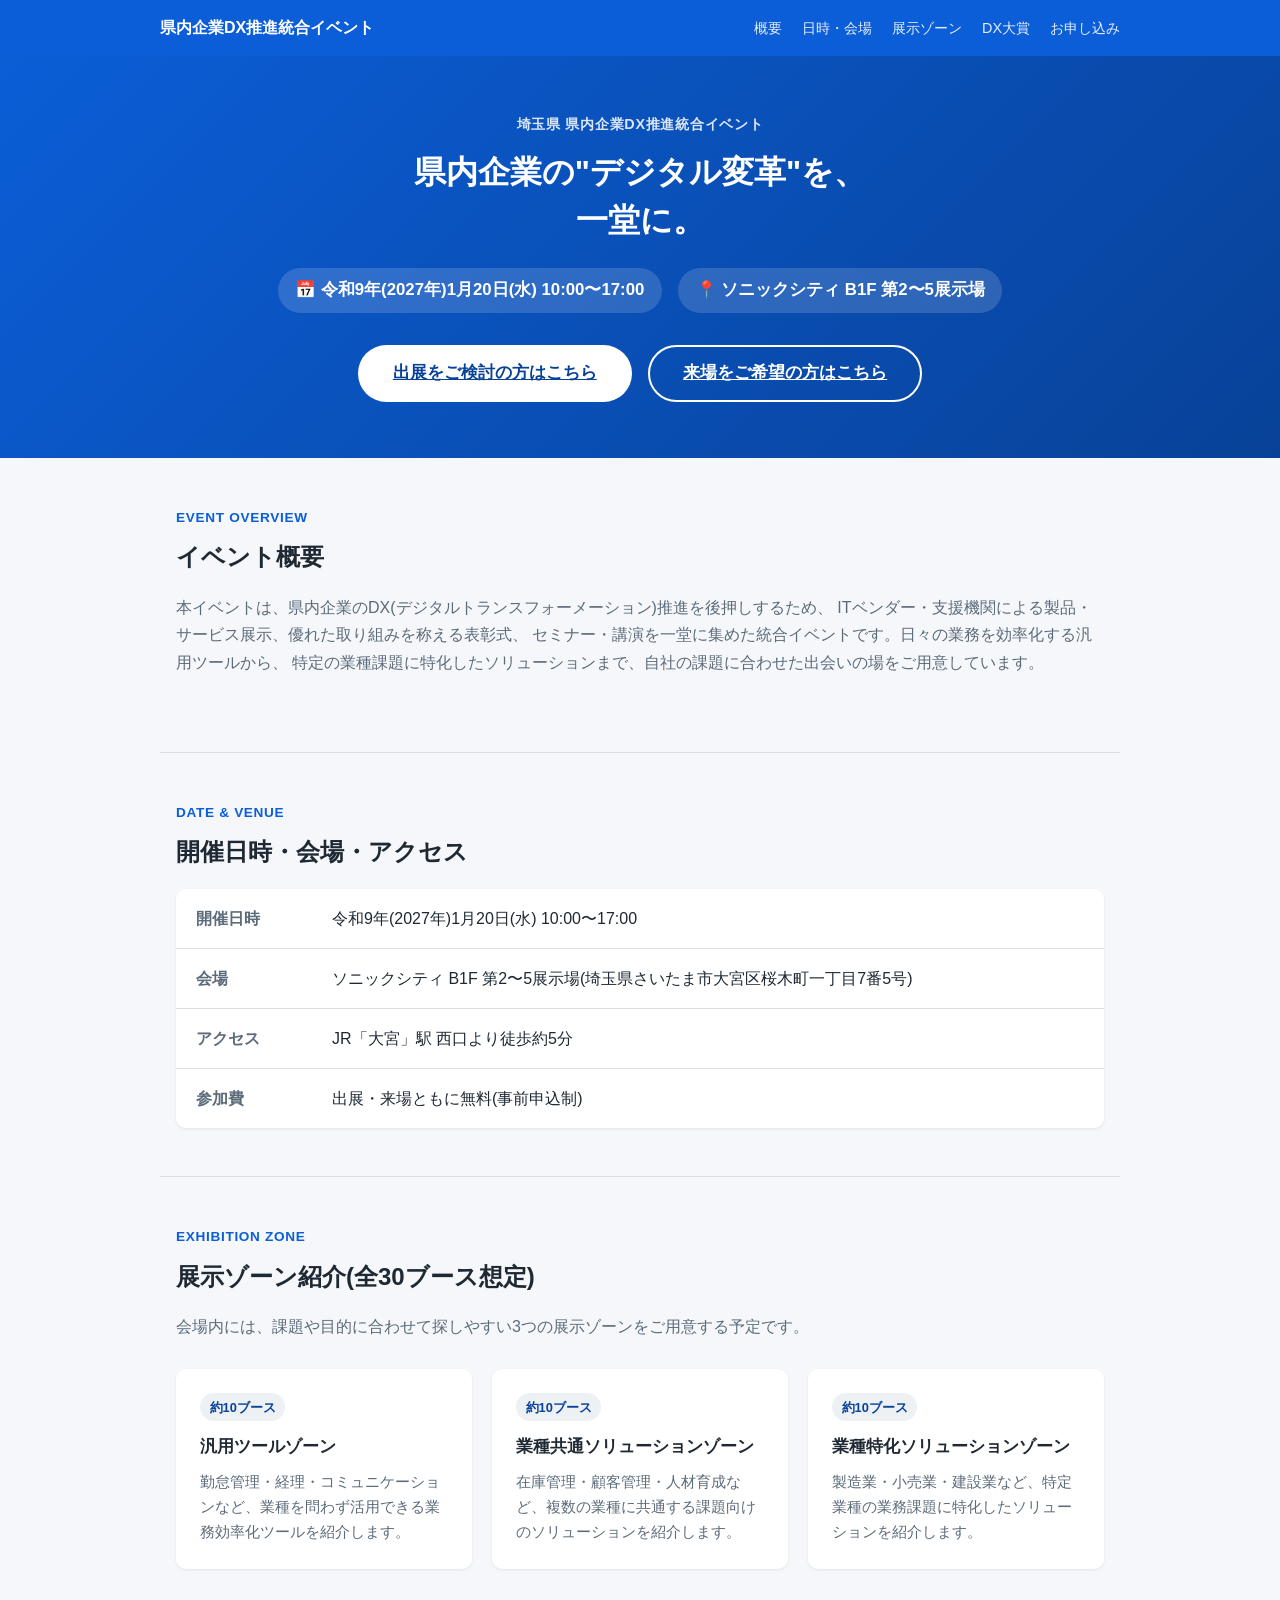
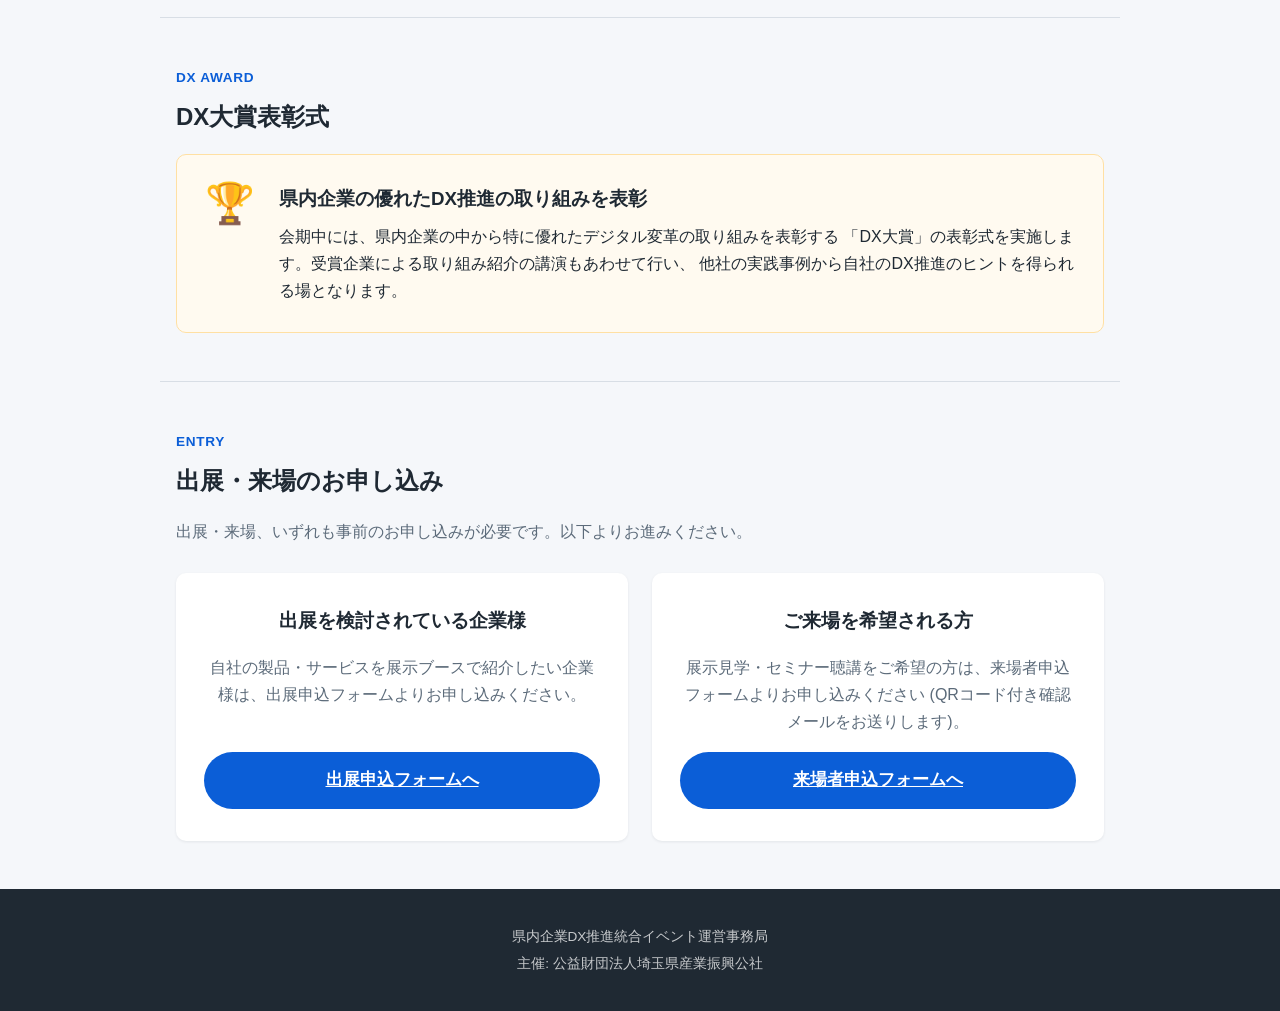
<file: index.html>
<!DOCTYPE html>
<html lang="ja">
<head>
  <meta charset="UTF-8" />
  <meta name="viewport" content="width=device-width, initial-scale=1.0" />
  <title>県内企業DX推進統合イベント | 令和9年1月20日・ソニックシティ</title>
  <meta
    name="description"
    content="県内企業DX推進統合イベント。令和9年(2027年)1月20日(水) 10:00〜17:00、ソニックシティ B1F 第2〜5展示場にて開催。展示ゾーン(全30ブース想定)・DX大賞表彰式を実施。出展・来場のお申し込みはこちらから。"
  />
  <link rel="stylesheet" href="assets/css/style.css" />
</head>
<body>
  <header class="site-header">
    <nav class="site-nav">
      <a class="brand" href="#top">県内企業DX推進統合イベント</a>
      <ul class="nav-links">
        <li><a href="#overview">概要</a></li>
        <li><a href="#schedule">日時・会場</a></li>
        <li><a href="#zones">展示ゾーン</a></li>
        <li><a href="#award">DX大賞</a></li>
        <li><a href="#entry">お申し込み</a></li>
      </ul>
    </nav>
  </header>

  <section class="hero" id="top">
    <p class="hero-eyebrow">埼玉県 県内企業DX推進統合イベント</p>
    <h1 class="hero-title">
      県内企業の"デジタル変革"を、<br />
      一堂に。
    </h1>
    <div class="hero-meta">
      <span class="hero-meta-item">📅 令和9年(2027年)1月20日(水) 10:00〜17:00</span>
      <span class="hero-meta-item">📍 ソニックシティ B1F 第2〜5展示場</span>
    </div>
    <div class="hero-cta">
      <a class="btn btn-light" href="exhibitor/index.html">出展をご検討の方はこちら</a>
      <a class="btn btn-outline-light" href="visitor/index.html">来場をご希望の方はこちら</a>
    </div>
  </section>

  <main>
    <section class="home-section" id="overview">
      <p class="section-eyebrow">EVENT OVERVIEW</p>
      <h2 class="section-title">イベント概要</h2>
      <p class="section-lead">
        本イベントは、県内企業のDX(デジタルトランスフォーメーション)推進を後押しするため、
        ITベンダー・支援機関による製品・サービス展示、優れた取り組みを称える表彰式、
        セミナー・講演を一堂に集めた統合イベントです。日々の業務を効率化する汎用ツールから、
        特定の業種課題に特化したソリューションまで、自社の課題に合わせた出会いの場をご用意しています。
      </p>
    </section>

    <section class="home-section" id="schedule">
      <p class="section-eyebrow">DATE &amp; VENUE</p>
      <h2 class="section-title">開催日時・会場・アクセス</h2>
      <table class="info-table">
        <tbody>
          <tr>
            <th>開催日時</th>
            <td>令和9年(2027年)1月20日(水) 10:00〜17:00</td>
          </tr>
          <tr>
            <th>会場</th>
            <td>ソニックシティ B1F 第2〜5展示場(埼玉県さいたま市大宮区桜木町一丁目7番5号)</td>
          </tr>
          <tr>
            <th>アクセス</th>
            <td>JR「大宮」駅 西口より徒歩約5分</td>
          </tr>
          <tr>
            <th>参加費</th>
            <td>出展・来場ともに無料(事前申込制)</td>
          </tr>
        </tbody>
      </table>
    </section>

    <section class="home-section" id="zones">
      <p class="section-eyebrow">EXHIBITION ZONE</p>
      <h2 class="section-title">展示ゾーン紹介(全30ブース想定)</h2>
      <p class="section-lead">
        会場内には、課題や目的に合わせて探しやすい3つの展示ゾーンをご用意する予定です。
      </p>
      <div class="zone-grid">
        <div class="zone-card">
          <span class="zone-card-count">約10ブース</span>
          <h3>汎用ツールゾーン</h3>
          <p>勤怠管理・経理・コミュニケーションなど、業種を問わず活用できる業務効率化ツールを紹介します。</p>
        </div>
        <div class="zone-card">
          <span class="zone-card-count">約10ブース</span>
          <h3>業種共通ソリューションゾーン</h3>
          <p>在庫管理・顧客管理・人材育成など、複数の業種に共通する課題向けのソリューションを紹介します。</p>
        </div>
        <div class="zone-card">
          <span class="zone-card-count">約10ブース</span>
          <h3>業種特化ソリューションゾーン</h3>
          <p>製造業・小売業・建設業など、特定業種の業務課題に特化したソリューションを紹介します。</p>
        </div>
      </div>
    </section>

    <section class="home-section" id="award">
      <p class="section-eyebrow">DX AWARD</p>
      <h2 class="section-title">DX大賞表彰式</h2>
      <div class="award-card">
        <div class="award-card-icon" aria-hidden="true">🏆</div>
        <div>
          <h3>県内企業の優れたDX推進の取り組みを表彰</h3>
          <p>
            会期中には、県内企業の中から特に優れたデジタル変革の取り組みを表彰する
            「DX大賞」の表彰式を実施します。受賞企業による取り組み紹介の講演もあわせて行い、
            他社の実践事例から自社のDX推進のヒントを得られる場となります。
          </p>
        </div>
      </div>
    </section>

    <section class="home-section" id="entry">
      <p class="section-eyebrow">ENTRY</p>
      <h2 class="section-title">出展・来場のお申し込み</h2>
      <p class="section-lead">出展・来場、いずれも事前のお申し込みが必要です。以下よりお進みください。</p>
      <div class="cta-grid">
        <div class="cta-card">
          <h3>出展を検討されている企業様</h3>
          <p>自社の製品・サービスを展示ブースで紹介したい企業様は、出展申込フォームよりお申し込みください。</p>
          <a class="btn btn-block" href="exhibitor/index.html">出展申込フォームへ</a>
        </div>
        <div class="cta-card">
          <h3>ご来場を希望される方</h3>
          <p>
            展示見学・セミナー聴講をご希望の方は、来場者申込フォームよりお申し込みください
            (QRコード付き確認メールをお送りします)。
          </p>
          <a class="btn btn-block" href="visitor/index.html">来場者申込フォームへ</a>
        </div>
      </div>
    </section>
  </main>

  <footer class="site-footer">
    <p>県内企業DX推進統合イベント運営事務局</p>
    <p>主催: 公益財団法人埼玉県産業振興公社</p>
  </footer>
</body>
</html>
</file>
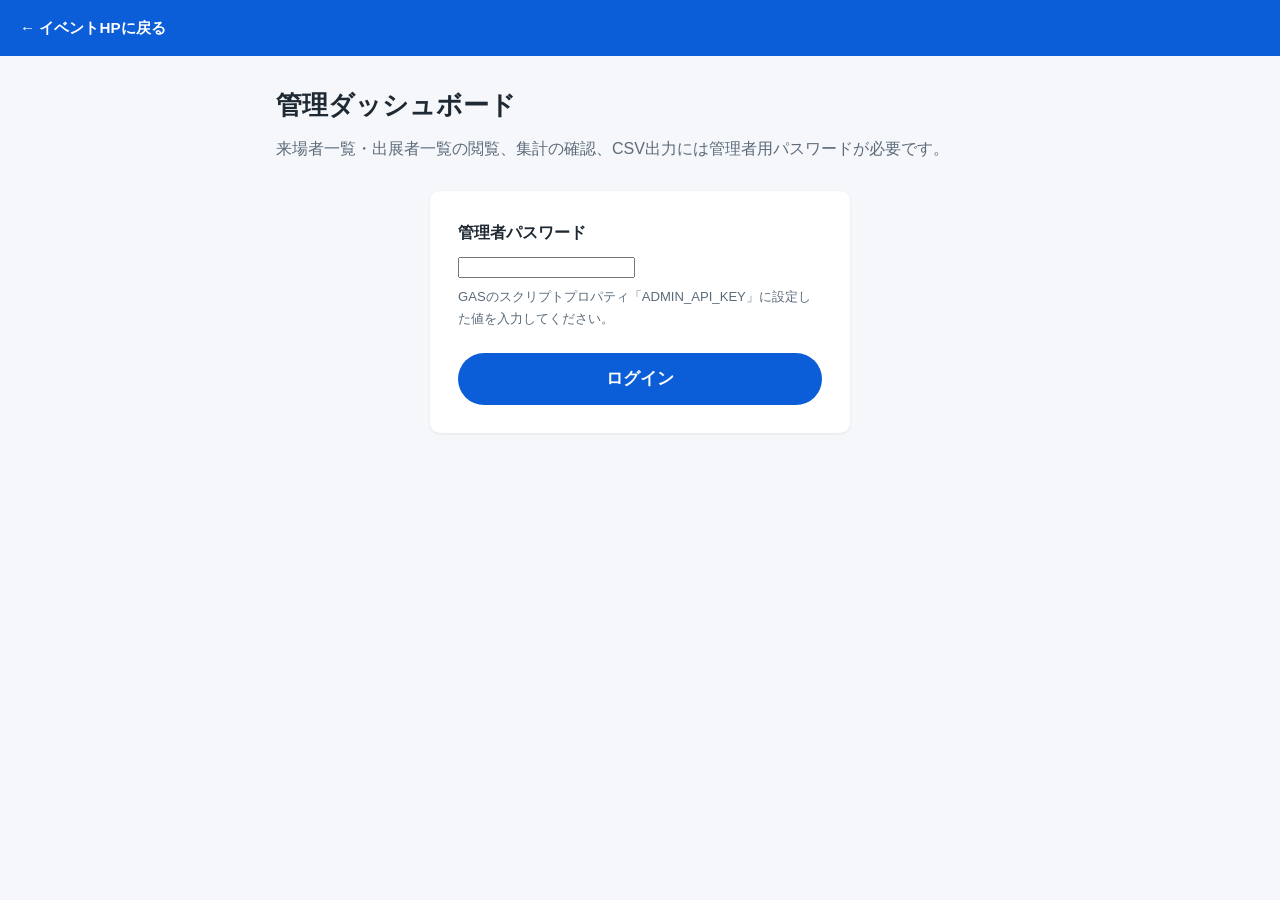
<file: admin/index.html>
<!DOCTYPE html>
<html lang="ja">
<head>
  <meta charset="UTF-8" />
  <meta name="viewport" content="width=device-width, initial-scale=1.0" />
  <title>管理ダッシュボード | 県内企業DX推進統合イベント</title>
  <link rel="stylesheet" href="../assets/css/style.css" />
</head>
<body>
  <header class="site-header">
    <a class="back-link" href="../index.html">← イベントHPに戻る</a>
  </header>

  <!-- ログイン画面 -->
  <main class="page-container" id="loginView">
    <h1 class="page-title">管理ダッシュボード</h1>
    <p class="page-lead">
      来場者一覧・出展者一覧の閲覧、集計の確認、CSV出力には管理者用パスワードが必要です。
    </p>

    <div class="login-card-wrapper">
      <div id="loginMessage" class="form-message" role="alert" hidden></div>

      <form id="loginForm" class="form-card" novalidate>
        <div class="form-group">
          <label class="form-label" for="apiKeyInput">管理者パスワード</label>
          <input type="password" id="apiKeyInput" name="apiKey" autocomplete="off" required />
          <p class="form-hint">GASのスクリプトプロパティ「ADMIN_API_KEY」に設定した値を入力してください。</p>
        </div>
        <button type="submit" class="btn btn-block" id="loginSubmitBtn">ログイン</button>
      </form>
    </div>
  </main>

  <!-- ダッシュボード本体(ログイン後に表示) -->
  <main class="admin-container" id="dashboardView" hidden>
    <div class="admin-topbar">
      <h1 class="page-title">管理ダッシュボード</h1>
      <div class="admin-topbar-actions">
        <button type="button" class="btn btn-outline btn-sm" id="refreshBtn">再読み込み</button>
        <button type="button" class="btn btn-outline btn-sm" id="logoutBtn">ログアウト</button>
      </div>
    </div>

    <div id="dashboardMessage" class="form-message" role="alert" hidden></div>

    <section class="admin-section">
      <div class="admin-section-header">
        <h2 class="section-title-sm">集計</h2>
      </div>
      <div class="stat-grid" id="statGrid"></div>
      <p class="stat-generated-at" id="statGeneratedAt"></p>
    </section>

    <section class="admin-section">
      <div class="admin-section-header">
        <h2 class="section-title-sm">気になった相手を記録する 集計</h2>
      </div>
      <div class="stat-grid" id="interactionStatGrid"></div>
      <p class="stat-generated-at" id="interactionStatGeneratedAt"></p>

      <h3 class="checkin-section-title">人気ブースランキング</h3>
      <p class="form-hint">出展者ごとに、記録したユニーク来場者数が多い順に表示しています。</p>
      <div class="data-table-wrapper">
        <table class="data-table" id="exhibitorRankingTable">
          <thead>
            <tr><th>順位</th><th>会社名</th><th>記録数</th></tr>
          </thead>
          <tbody id="exhibitorRankingTableBody"></tbody>
        </table>
      </div>
    </section>

    <section class="admin-section">
      <div class="admin-section-header">
        <h2 class="section-title-sm">来場者一覧</h2>
        <button type="button" class="btn btn-sm" id="exportVisitorsBtn">来場者CSVを出力</button>
      </div>

      <div class="toolbar">
        <input
          type="text"
          id="visitorSearch"
          class="toolbar-search"
          placeholder="氏名・会社名・メールアドレス・QRトークン等で検索"
        />
        <select id="visitorStatusFilter" class="toolbar-select">
          <option value="all">チェックイン状態: すべて</option>
          <option value="未">未チェックイン</option>
          <option value="済">チェックイン済み</option>
        </select>
        <span class="toolbar-count" id="visitorCount"></span>
        <p class="toolbar-hint">
          見出しをクリックするとその項目でソートできます。CSV出力は検索・絞り込みに関わらず全件が対象です。
        </p>
      </div>

      <div class="data-table-wrapper">
        <table class="data-table" id="visitorsTable">
          <thead>
            <tr></tr>
          </thead>
          <tbody id="visitorsTableBody"></tbody>
        </table>
      </div>
    </section>

    <section class="admin-section">
      <div class="admin-section-header">
        <h2 class="section-title-sm">出展者一覧</h2>
        <button type="button" class="btn btn-sm" id="exportExhibitorsBtn">出展者CSVを出力</button>
      </div>

      <div class="toolbar">
        <input
          type="text"
          id="exhibitorSearch"
          class="toolbar-search"
          placeholder="会社名・担当者名・メールアドレス等で検索"
        />
        <select id="exhibitorStatusFilter" class="toolbar-select">
          <option value="all">ステータス: すべて</option>
          <option value="申請中">申請中</option>
          <option value="選定済">選定済</option>
          <option value="不選定">不選定</option>
        </select>
        <span class="toolbar-count" id="exhibitorCount"></span>
      </div>

      <div class="data-table-wrapper">
        <table class="data-table" id="exhibitorsTable">
          <thead>
            <tr></tr>
          </thead>
          <tbody id="exhibitorsTableBody"></tbody>
        </table>
      </div>
    </section>
  </main>

  <script src="../assets/js/common.js"></script>
  <script src="../assets/js/api-client.js"></script>
  <script>
    (function () {
      const SESSION_KEY = 'dxAdminApiKey';

      const loginView = document.getElementById('loginView');
      const dashboardView = document.getElementById('dashboardView');
      const loginForm = document.getElementById('loginForm');
      const apiKeyInput = document.getElementById('apiKeyInput');
      const loginSubmitBtn = document.getElementById('loginSubmitBtn');
      const loginMessage = document.getElementById('loginMessage');
      const dashboardMessage = document.getElementById('dashboardMessage');

      const refreshBtn = document.getElementById('refreshBtn');
      const logoutBtn = document.getElementById('logoutBtn');

      const statGrid = document.getElementById('statGrid');
      const statGeneratedAt = document.getElementById('statGeneratedAt');

      const interactionStatGrid = document.getElementById('interactionStatGrid');
      const interactionStatGeneratedAt = document.getElementById('interactionStatGeneratedAt');
      const exhibitorRankingTableBody = document.getElementById('exhibitorRankingTableBody');

      const visitorSearchInput = document.getElementById('visitorSearch');
      const visitorStatusFilterSelect = document.getElementById('visitorStatusFilter');
      const visitorCountEl = document.getElementById('visitorCount');
      const visitorsTable = document.getElementById('visitorsTable');
      const visitorsTableBody = document.getElementById('visitorsTableBody');
      const exportVisitorsBtn = document.getElementById('exportVisitorsBtn');

      const exhibitorSearchInput = document.getElementById('exhibitorSearch');
      const exhibitorStatusFilterSelect = document.getElementById('exhibitorStatusFilter');
      const exhibitorCountEl = document.getElementById('exhibitorCount');
      const exhibitorsTable = document.getElementById('exhibitorsTable');
      const exhibitorsTableBody = document.getElementById('exhibitorsTableBody');
      const exportExhibitorsBtn = document.getElementById('exportExhibitorsBtn');

      const state = {
        apiKey: null,
        visitors: [],
        exhibitors: [],
        visitorSearch: '',
        visitorStatusFilter: 'all',
        visitorSort: { key: '申込日時', dir: 'desc' },
        exhibitorSearch: '',
        exhibitorStatusFilter: 'all',
        exhibitorSort: { key: '申込日時', dir: 'desc' }
      };

      // ----------------------------------------------------------------
      // 列定義(表示用)。CSV出力はgas/Code.gsのシート見出しと完全一致させる。
      // ----------------------------------------------------------------

      function renderCheckinStatusBadge(row) {
        const span = document.createElement('span');
        const isDone = row['チェックイン状態'] === '済';
        span.className = 'status-badge ' + (isDone ? 'status-badge--approved' : 'status-badge--pending');
        span.textContent = row['チェックイン状態'] || '未';
        return span;
      }

      function renderExhibitorStatusBadge(row) {
        const span = document.createElement('span');
        const status = row['ステータス'] || '';
        const cls =
          status === '選定済' ? 'status-badge--approved' : status === '不選定' ? 'status-badge--rejected' : 'status-badge--pending';
        span.className = 'status-badge ' + cls;
        span.textContent = status || '未設定';
        return span;
      }

      const VISITOR_COLUMNS = [
        { key: '申込日時', label: '申込日時' },
        { key: '氏名', label: '氏名' },
        { key: '会社名', label: '会社名' },
        { key: '部署役職', label: '部署役職' },
        { key: 'メールアドレス', label: 'メールアドレス' },
        { key: '電話番号', label: '電話番号' },
        { key: '業種', label: '業種' },
        { key: '関心カテゴリ', label: '関心カテゴリ' },
        { key: '同伴者数', label: '同伴者数' },
        { key: 'チェックイン状態', label: 'チェックイン状態', render: renderCheckinStatusBadge },
        { key: 'チェックイン日時', label: 'チェックイン日時' },
        { key: '受付場所', label: '受付場所' }
      ];

      const EXHIBITOR_COLUMNS = [
        { key: '申込日時', label: '申込日時' },
        { key: '会社名', label: '会社名' },
        { key: '担当者名', label: '担当者名' },
        { key: 'メールアドレス', label: 'メールアドレス' },
        { key: '電話番号', label: '電話番号' },
        { key: '希望カテゴリ', label: '希望カテゴリ' },
        { key: '展示内容概要', label: '展示内容概要' },
        { key: '電源要否', label: '電源要否' },
        { key: '搬入出希望時間', label: '搬入出希望時間' },
        { key: 'ステータス', label: 'ステータス', render: renderExhibitorStatusBadge },
        { key: '備考', label: '備考' }
      ];

      // CSV出力はgas/Code.gsの見出し(EXHIBITOR_HEADERS/VISITOR_HEADERS)と完全一致させ、
      // 既存の差分抽出運用とそのまま組み合わせられるようにする(末尾に出力日時列のみ追加)。
      const VISITOR_CSV_HEADERS = [
        'ID', 'QRトークン', '申込日時', '氏名', '会社名', '部署役職', 'メールアドレス',
        '電話番号', '業種', '関心カテゴリ', '同伴者数', 'チェックイン状態',
        'チェックイン日時', '受付場所'
      ];
      const EXHIBITOR_CSV_HEADERS = [
        'ID', '申込日時', '会社名', '担当者名', 'メールアドレス', '電話番号',
        '希望カテゴリ', '展示内容概要', '電源要否', '搬入出希望時間', 'ステータス', '備考'
      ];

      // ----------------------------------------------------------------
      // ログイン処理
      // ----------------------------------------------------------------

      function showDashboard() {
        loginView.hidden = true;
        dashboardView.hidden = false;
      }

      function showLogin(message) {
        dashboardView.hidden = true;
        loginView.hidden = false;
        sessionStorage.removeItem(SESSION_KEY);
        state.apiKey = null;
        if (message) {
          CommonUtils.showMessage(loginMessage, 'error', message);
        }
      }

      async function tryLogin(apiKey, options) {
        const silent = options && options.silent;
        if (!silent) {
          CommonUtils.clearMessage(loginMessage);
          CommonUtils.setLoading(loginSubmitBtn, true, 'ログイン中...', 'ログイン');
        }

        try {
          const result = await callGasApiGet('getStats', { apiKey: apiKey });
          if (result && result.success) {
            state.apiKey = apiKey;
            sessionStorage.setItem(SESSION_KEY, apiKey);
            showDashboard();
            await loadAllData();
            return true;
          }

          if (!silent) {
            CommonUtils.showMessage(
              loginMessage,
              'error',
              (result && result.message) || 'パスワードが正しくありません。'
            );
          }
          return false;
        } catch (err) {
          if (!silent) {
            CommonUtils.showMessage(loginMessage, 'error', '通信エラーが発生しました。ネットワーク環境をご確認ください。');
          }
          return false;
        } finally {
          if (!silent) {
            CommonUtils.setLoading(loginSubmitBtn, false, 'ログイン中...', 'ログイン');
          }
        }
      }

      loginForm.addEventListener('submit', function (event) {
        event.preventDefault();
        const apiKey = apiKeyInput.value.trim();
        if (!apiKey) {
          CommonUtils.showMessage(loginMessage, 'error', '管理者パスワードを入力してください。');
          return;
        }
        tryLogin(apiKey);
      });

      logoutBtn.addEventListener('click', function () {
        apiKeyInput.value = '';
        showLogin();
      });

      // ----------------------------------------------------------------
      // データ取得
      // ----------------------------------------------------------------

      async function loadAllData() {
        CommonUtils.clearMessage(dashboardMessage);
        CommonUtils.setLoading(refreshBtn, true, '読み込み中...', '再読み込み');

        try {
          const [statsResult, visitorsResult, exhibitorsResult] = await Promise.all([
            callGasApiGet('getStats', { apiKey: state.apiKey }),
            callGasApiGet('getVisitors', { apiKey: state.apiKey }),
            callGasApiGet('getExhibitors', { apiKey: state.apiKey })
          ]);

          const results = [statsResult, visitorsResult, exhibitorsResult];
          const unauthorized = results.some(function (r) { return r && r.error === 'unauthorized'; });
          if (unauthorized) {
            showLogin('認証の有効期限が切れました。もう一度パスワードを入力してください。');
            return;
          }

          const failed = results.find(function (r) { return !r || !r.success; });
          if (failed) {
            CommonUtils.showMessage(dashboardMessage, 'error', failed.message || 'データの取得に失敗しました。');
            return;
          }

          renderStats(statsResult);
          state.visitors = visitorsResult.visitors || [];
          state.exhibitors = exhibitorsResult.exhibitors || [];
          renderVisitorsTable();
          renderExhibitorsTable();

          // getInteractionStats は本番のGASデプロイ状況によっては未対応(unknown_action)の
          // 場合があるため、他の集計・一覧表示を巻き込まないよう独立して読み込む。
          loadInteractionStats();
        } catch (err) {
          CommonUtils.showMessage(
            dashboardMessage,
            'error',
            '通信エラーが発生しました。ネットワーク環境をご確認のうえ、再読み込みをお試しください。'
          );
        } finally {
          CommonUtils.setLoading(refreshBtn, false, '読み込み中...', '再読み込み');
        }
      }

      refreshBtn.addEventListener('click', function () {
        loadAllData();
      });

      // ----------------------------------------------------------------
      // 集計表示
      // ----------------------------------------------------------------

      function renderStats(statsResult) {
        const stats = statsResult || {};
        const visitors = stats.visitors || { total: 0, checkedIn: 0, checkinRate: 0 };
        const exhibitors = stats.exhibitors || { total: 0, byStatus: {} };

        statGrid.innerHTML = '';

        const cards = [
          { value: visitors.total, label: '来場者 申込者数' },
          { value: visitors.checkedIn, label: 'チェックイン済み人数' },
          { value: visitors.checkinRate + '%', label: 'チェックイン率' },
          { value: exhibitors.total, label: '出展 申込者数' }
        ];

        cards.forEach(function (item) {
          const card = document.createElement('div');
          card.className = 'stat-card';

          const value = document.createElement('div');
          value.className = 'stat-card-value';
          value.textContent = item.value;

          const label = document.createElement('div');
          label.className = 'stat-card-label';
          label.textContent = item.label;

          card.appendChild(value);
          card.appendChild(label);
          statGrid.appendChild(card);
        });

        const byStatus = exhibitors.byStatus || {};
        const statusText = Object.keys(byStatus)
          .map(function (key) { return key + ': ' + byStatus[key]; })
          .join(' / ');

        const statusCard = document.createElement('div');
        statusCard.className = 'stat-card';

        const statusValue = document.createElement('div');
        statusValue.className = 'stat-card-value';
        statusValue.style.fontSize = '1rem';
        statusValue.textContent = statusText || '-';

        const statusLabel = document.createElement('div');
        statusLabel.className = 'stat-card-label';
        statusLabel.textContent = '出展 ステータス内訳';

        statusCard.appendChild(statusValue);
        statusCard.appendChild(statusLabel);
        statGrid.appendChild(statusCard);

        statGeneratedAt.textContent = '集計日時: ' + (stats.generatedAt || '-');
      }

      // ----------------------------------------------------------------
      // 「気になった相手を記録する」機能の集計表示
      // ----------------------------------------------------------------

      /**
       * getInteractionStats を取得して描画する。他の集計・一覧表示(getStats/getVisitors/
       * getExhibitors)とは独立して呼び出しており、失敗してもダッシュボード全体は
       * 引き続き利用できる(GASの本番デプロイにこのactionがまだ反映されていない場合でも、
       * 来場者・出展者一覧等の運営に不可欠な機能まで巻き添えで止めないための設計)。
       */
      async function loadInteractionStats() {
        try {
          const result = await callGasApiGet('getInteractionStats', { apiKey: state.apiKey });
          if (result && result.success) {
            renderInteractionStats(result);
          } else {
            renderInteractionStatsUnavailable(
              result && result.error === 'unknown_action'
                ? '集計を取得できませんでした(GAS側が未対応のバージョンの可能性があります)。'
                : (result && result.message) || '集計の取得に失敗しました。'
            );
          }
        } catch (err) {
          renderInteractionStatsUnavailable('通信エラーが発生しました。');
        }
      }

      function renderInteractionStatsUnavailable(message) {
        interactionStatGrid.innerHTML = '';
        interactionStatGeneratedAt.textContent = '';

        exhibitorRankingTableBody.innerHTML = '';
        const tr = document.createElement('tr');
        tr.className = 'empty-row';
        const td = document.createElement('td');
        td.colSpan = 3;
        td.textContent = message;
        tr.appendChild(td);
        exhibitorRankingTableBody.appendChild(tr);
      }

      function renderInteractionStats(statsResult) {
        const stats = statsResult || {};
        const visitorInterestStats = stats.visitorInterestStats || { average: 0, max: 0 };

        interactionStatGrid.innerHTML = '';

        const cards = [
          { value: stats.totalInteractions || 0, label: '総記録数' },
          { value: stats.recordingVisitorCount || 0, label: '記録した来場者数' },
          { value: stats.recordingExhibitorCount || 0, label: '記録した出展者数' },
          { value: visitorInterestStats.average || 0, label: '来場者1人あたりの平均記録数' }
        ];

        cards.forEach(function (item) {
          const card = document.createElement('div');
          card.className = 'stat-card';

          const value = document.createElement('div');
          value.className = 'stat-card-value';
          value.textContent = item.value;

          const label = document.createElement('div');
          label.className = 'stat-card-label';
          label.textContent = item.label;

          card.appendChild(value);
          card.appendChild(label);
          interactionStatGrid.appendChild(card);
        });

        interactionStatGeneratedAt.textContent = '集計日時: ' + (stats.generatedAt || '-');

        renderExhibitorRankingTable(stats.exhibitorRanking || []);
      }

      function renderExhibitorRankingTable(ranking) {
        exhibitorRankingTableBody.innerHTML = '';

        if (ranking.length === 0) {
          const tr = document.createElement('tr');
          tr.className = 'empty-row';
          const td = document.createElement('td');
          td.colSpan = 3;
          td.textContent = '該当するデータがありません。';
          tr.appendChild(td);
          exhibitorRankingTableBody.appendChild(tr);
          return;
        }

        ranking.forEach(function (item, index) {
          const tr = document.createElement('tr');

          const rankTd = document.createElement('td');
          rankTd.textContent = String(index + 1);

          const nameTd = document.createElement('td');
          nameTd.textContent = item.name || '';

          const countTd = document.createElement('td');
          countTd.textContent = String(item.uniqueVisitorCount || 0);

          tr.appendChild(rankTd);
          tr.appendChild(nameTd);
          tr.appendChild(countTd);
          exhibitorRankingTableBody.appendChild(tr);
        });
      }

      // ----------------------------------------------------------------
      // 検索・フィルタ・ソート共通処理
      // ----------------------------------------------------------------

      function matchesSearch(row, searchTerm) {
        if (searchTerm === '') return true;
        return Object.keys(row).some(function (key) {
          return String(row[key] === undefined || row[key] === null ? '' : row[key])
            .toLowerCase()
            .includes(searchTerm);
        });
      }

      function compareValues(a, b) {
        const aNum = a === '' || a === null || a === undefined ? NaN : Number(a);
        const bNum = b === '' || b === null || b === undefined ? NaN : Number(b);
        if (!Number.isNaN(aNum) && !Number.isNaN(bNum)) {
          return aNum - bNum;
        }
        return String(a || '').localeCompare(String(b || ''), 'ja');
      }

      function sortRows(rows, sortState) {
        const sorted = rows.slice().sort(function (rowA, rowB) {
          const cmp = compareValues(rowA[sortState.key], rowB[sortState.key]);
          return sortState.dir === 'asc' ? cmp : -cmp;
        });
        return sorted;
      }

      function renderTable(tableEl, tbodyEl, columns, rows) {
        const theadRow = tableEl.querySelector('thead tr');
        theadRow.innerHTML = '';

        columns.forEach(function (col) {
          const th = document.createElement('th');
          th.appendChild(col.headerEl);
          theadRow.appendChild(th);
        });

        tbodyEl.innerHTML = '';

        if (rows.length === 0) {
          const tr = document.createElement('tr');
          tr.className = 'empty-row';
          const td = document.createElement('td');
          td.colSpan = columns.length;
          td.textContent = '該当するデータがありません。';
          tr.appendChild(td);
          tbodyEl.appendChild(tr);
          return;
        }

        rows.forEach(function (row) {
          const tr = document.createElement('tr');
          columns.forEach(function (col) {
            const td = document.createElement('td');
            if (col.render) {
              td.appendChild(col.render(row));
            } else {
              const value = row[col.key];
              td.textContent = value === undefined || value === null ? '' : String(value);
            }
            tr.appendChild(td);
          });
          tbodyEl.appendChild(tr);
        });
      }

      function buildSortableHeader(col, sortState, onSortChange) {
        const btn = document.createElement('button');
        btn.type = 'button';
        btn.className = 'sort-btn';
        const arrow = sortState.key === col.key ? (sortState.dir === 'asc' ? ' ▲' : ' ▼') : '';
        btn.textContent = col.label + arrow;
        btn.addEventListener('click', function () {
          onSortChange(col.key);
        });
        return btn;
      }

      // ----------------------------------------------------------------
      // 来場者一覧
      // ----------------------------------------------------------------

      function getFilteredVisitors() {
        const searchTerm = state.visitorSearch.trim().toLowerCase();
        const statusFilter = state.visitorStatusFilter;

        const rows = state.visitors.filter(function (row) {
          if (statusFilter !== 'all' && row['チェックイン状態'] !== statusFilter) return false;
          return matchesSearch(row, searchTerm);
        });

        return sortRows(rows, state.visitorSort);
      }

      function handleVisitorSortChange(key) {
        if (state.visitorSort.key === key) {
          state.visitorSort.dir = state.visitorSort.dir === 'asc' ? 'desc' : 'asc';
        } else {
          state.visitorSort = { key: key, dir: 'asc' };
        }
        renderVisitorsTable();
      }

      function renderVisitorsTable() {
        const columns = VISITOR_COLUMNS.map(function (col) {
          return Object.assign({}, col, {
            headerEl: buildSortableHeader(col, state.visitorSort, handleVisitorSortChange)
          });
        });
        const rows = getFilteredVisitors();
        renderTable(visitorsTable, visitorsTableBody, columns, rows);
        visitorCountEl.textContent = rows.length + ' 件 / 全 ' + state.visitors.length + ' 件';
      }

      visitorSearchInput.addEventListener('input', function () {
        state.visitorSearch = visitorSearchInput.value;
        renderVisitorsTable();
      });

      visitorStatusFilterSelect.addEventListener('change', function () {
        state.visitorStatusFilter = visitorStatusFilterSelect.value;
        renderVisitorsTable();
      });

      // ----------------------------------------------------------------
      // 出展者一覧
      // ----------------------------------------------------------------

      function getFilteredExhibitors() {
        const searchTerm = state.exhibitorSearch.trim().toLowerCase();
        const statusFilter = state.exhibitorStatusFilter;

        const rows = state.exhibitors.filter(function (row) {
          if (statusFilter !== 'all' && row['ステータス'] !== statusFilter) return false;
          return matchesSearch(row, searchTerm);
        });

        return sortRows(rows, state.exhibitorSort);
      }

      function handleExhibitorSortChange(key) {
        if (state.exhibitorSort.key === key) {
          state.exhibitorSort.dir = state.exhibitorSort.dir === 'asc' ? 'desc' : 'asc';
        } else {
          state.exhibitorSort = { key: key, dir: 'asc' };
        }
        renderExhibitorsTable();
      }

      function renderExhibitorsTable() {
        const columns = EXHIBITOR_COLUMNS.map(function (col) {
          return Object.assign({}, col, {
            headerEl: buildSortableHeader(col, state.exhibitorSort, handleExhibitorSortChange)
          });
        });
        const rows = getFilteredExhibitors();
        renderTable(exhibitorsTable, exhibitorsTableBody, columns, rows);
        exhibitorCountEl.textContent = rows.length + ' 件 / 全 ' + state.exhibitors.length + ' 件';
      }

      exhibitorSearchInput.addEventListener('input', function () {
        state.exhibitorSearch = exhibitorSearchInput.value;
        renderExhibitorsTable();
      });

      exhibitorStatusFilterSelect.addEventListener('change', function () {
        state.exhibitorStatusFilter = exhibitorStatusFilterSelect.value;
        renderExhibitorsTable();
      });

      // ----------------------------------------------------------------
      // CSV出力(既存の差分抽出運用と組み合わせられるよう、シートと同じ列構成
      // に「CSV出力日時」列を追加した形式で出力する。ファイル名にも出力日時を含める)
      // ----------------------------------------------------------------

      function toCsvValue(value) {
        const str = value === undefined || value === null ? '' : String(value);
        if (/[",\n\r]/.test(str)) {
          return '"' + str.replace(/"/g, '""') + '"';
        }
        return str;
      }

      function buildCsv(headers, rows, timestamp) {
        const allHeaders = headers.concat(['CSV出力日時']);
        const lines = [allHeaders.map(toCsvValue).join(',')];
        rows.forEach(function (row) {
          const line = headers.map(function (h) { return toCsvValue(row[h]); });
          line.push(toCsvValue(timestamp));
          lines.push(line.join(','));
        });
        return lines.join('\r\n');
      }

      function downloadCsv(filename, csvContent) {
        const bom = '﻿'; // Excelでの文字化けを防ぐためUTF-8 BOMを付与
        const blob = new Blob([bom + csvContent], { type: 'text/csv;charset=utf-8;' });
        const url = URL.createObjectURL(blob);
        const link = document.createElement('a');
        link.href = url;
        link.download = filename;
        document.body.appendChild(link);
        link.click();
        document.body.removeChild(link);
        URL.revokeObjectURL(url);
      }

      /** サーバー側(gas/Code.gs の nowString_)と同じ書式・タイムゾーン(JST固定)で出力日時を作る。 */
      function formatJstTimestamp(date) {
        const jstMs = date.getTime() + date.getTimezoneOffset() * 60000 + 9 * 60 * 60000;
        const jst = new Date(jstMs);
        const pad = function (n) { return String(n).padStart(2, '0'); };
        return (
          jst.getFullYear() + '-' + pad(jst.getMonth() + 1) + '-' + pad(jst.getDate()) +
          ' ' + pad(jst.getHours()) + ':' + pad(jst.getMinutes()) + ':' + pad(jst.getSeconds())
        );
      }

      function formatTimestampForFilename(timestamp) {
        return timestamp.replace(/[-:]/g, '').replace(' ', '_');
      }

      exportVisitorsBtn.addEventListener('click', function () {
        const timestamp = formatJstTimestamp(new Date());
        const csv = buildCsv(VISITOR_CSV_HEADERS, state.visitors, timestamp);
        downloadCsv('visitors_' + formatTimestampForFilename(timestamp) + '.csv', csv);
      });

      exportExhibitorsBtn.addEventListener('click', function () {
        const timestamp = formatJstTimestamp(new Date());
        const csv = buildCsv(EXHIBITOR_CSV_HEADERS, state.exhibitors, timestamp);
        downloadCsv('exhibitors_' + formatTimestampForFilename(timestamp) + '.csv', csv);
      });

      // ----------------------------------------------------------------
      // 初期化: セッションに保存されたパスワードがあれば自動ログインを試みる
      // ----------------------------------------------------------------

      (function init() {
        const savedApiKey = sessionStorage.getItem(SESSION_KEY);
        if (savedApiKey) {
          tryLogin(savedApiKey, { silent: true }).then(function (success) {
            if (!success) {
              showLogin();
            }
          });
        }
      })();
    })();
  </script>
</body>
</html>
</file>
<file: assets/css/style.css>
/*
 * 県内企業DX推進統合イベント運営システム - 共通スタイルシート
 * 全ページ共通のデザイン(ヘッダー・フォーム・ボタン・メッセージ表示等)をまとめる。
 * スマホ〜PCまで崩れないよう、レスポンシブ(可変幅・メディアクエリ)で組んでいる。
 */

:root {
  --color-primary: #0b5ed7;
  --color-primary-dark: #084298;
  --color-bg: #f5f7fa;
  --color-surface: #ffffff;
  --color-text: #1f2933;
  --color-text-muted: #5c6b7a;
  --color-border: #d8dee5;
  --color-success-bg: #e6f6ec;
  --color-success-text: #1e7e34;
  --color-success-border: #b7e4c7;
  --color-error-bg: #fdecea;
  --color-error-text: #c0392b;
  --color-error-border: #f5c6cb;
  --color-consent-bg: #fffaf0;
  --color-consent-border: #ffe0a3;
  --radius: 10px;
  --max-width: 760px;
  --font-base: "Hiragino Kaku Gothic ProN", "Hiragino Sans", "Yu Gothic",
    "Segoe UI", Meiryo, sans-serif;
}

* {
  box-sizing: border-box;
}

html {
  -webkit-text-size-adjust: 100%;
  scroll-behavior: smooth;
}

body {
  margin: 0;
  font-family: var(--font-base);
  background: var(--color-bg);
  color: var(--color-text);
  line-height: 1.7;
  font-size: 16px;
}

img {
  max-width: 100%;
  display: block;
}

/* ------------------------------------------------------------------ */
/* ヘッダー・共通レイアウト                                             */
/* ------------------------------------------------------------------ */

.site-header {
  background: var(--color-primary);
  color: #fff;
  padding: 0.9rem 1.25rem;
}

.site-header .back-link {
  color: #fff;
  text-decoration: none;
  font-weight: 700;
  font-size: 0.95rem;
  display: inline-flex;
  align-items: center;
  gap: 0.35rem;
}

.site-header .back-link:hover {
  text-decoration: underline;
}

.page-container {
  max-width: var(--max-width);
  margin: 0 auto;
  padding: 1.75rem 1rem 4rem;
}

.page-title {
  font-size: 1.6rem;
  margin: 0 0 0.5rem;
}

.page-lead {
  color: var(--color-text-muted);
  margin: 0 0 1.75rem;
}

/* ------------------------------------------------------------------ */
/* フォームカード                                                      */
/* ------------------------------------------------------------------ */

.form-card {
  background: var(--color-surface);
  border-radius: var(--radius);
  padding: 1.75rem;
  box-shadow: 0 1px 3px rgba(16, 24, 40, 0.08);
}

.form-section-title {
  font-size: 1.05rem;
  font-weight: 700;
  margin: 0 0 1rem;
  padding-bottom: 0.5rem;
  border-bottom: 2px solid var(--color-border);
}

.form-group {
  margin-bottom: 1.4rem;
}

.form-label {
  display: block;
  font-weight: 700;
  margin-bottom: 0.45rem;
}

.required-badge,
.optional-badge {
  display: inline-block;
  font-size: 0.7rem;
  font-weight: 700;
  padding: 0.12rem 0.45rem;
  border-radius: 4px;
  margin-left: 0.45rem;
  vertical-align: middle;
}

.required-badge {
  color: #fff;
  background: #e0432b;
}

.optional-badge {
  color: var(--color-text-muted);
  background: #eef1f4;
}

input[type="text"],
input[type="email"],
input[type="tel"],
input[type="number"],
select,
textarea {
  width: 100%;
  padding: 0.7rem 0.8rem;
  border: 1px solid var(--color-border);
  border-radius: 6px;
  font-size: 1rem;
  font-family: inherit;
  background: #fff;
  color: inherit;
}

input:focus,
select:focus,
textarea:focus {
  outline: none;
  border-color: var(--color-primary);
  box-shadow: 0 0 0 3px rgba(11, 94, 215, 0.15);
}

textarea {
  resize: vertical;
  min-height: 6rem;
}

.form-hint {
  font-size: 0.82rem;
  color: var(--color-text-muted);
  margin: 0.35rem 0 0;
}

/* チェックボックス・ラジオボタン群 */

.checkbox-group,
.radio-group {
  display: flex;
  flex-wrap: wrap;
  gap: 0.6rem 1.5rem;
}

.checkbox-item,
.radio-item {
  display: flex;
  align-items: center;
  gap: 0.45rem;
}

.checkbox-item input,
.radio-item input {
  width: auto;
  min-width: 1.1rem;
  min-height: 1.1rem;
}

.checkbox-item label,
.radio-item label {
  font-weight: 400;
}

/* 同意事項ボックス(個人情報取り扱い) */

.consent-box {
  background: var(--color-consent-bg);
  border: 1px solid var(--color-consent-border);
  border-radius: 8px;
  padding: 1.1rem 1.2rem;
  margin-bottom: 1.4rem;
}

.consent-box p {
  margin: 0 0 0.75rem;
  font-size: 0.92rem;
}

.consent-box .checkbox-item {
  margin-top: 0.9rem;
  font-weight: 700;
}

/* ボタン */

.btn {
  display: inline-block;
  padding: 0.9rem 2.2rem;
  font-size: 1.05rem;
  font-weight: 700;
  border: none;
  border-radius: 999px;
  cursor: pointer;
  background: var(--color-primary);
  color: #fff;
  transition: background 0.15s ease, transform 0.1s ease;
  text-align: center;
}

.btn:hover:not(:disabled) {
  background: var(--color-primary-dark);
}

.btn:disabled {
  opacity: 0.6;
  cursor: not-allowed;
}

.btn-block {
  display: block;
  width: 100%;
}

/* 送信結果メッセージ */

.form-message {
  padding: 0.95rem 1.1rem;
  border-radius: 8px;
  margin-bottom: 1.4rem;
  font-weight: 700;
}

.form-message--success {
  background: var(--color-success-bg);
  color: var(--color-success-text);
  border: 1px solid var(--color-success-border);
}

.form-message--error {
  background: var(--color-error-bg);
  color: var(--color-error-text);
  border: 1px solid var(--color-error-border);
}

/* 入力エラー表示 */

.field-error {
  color: var(--color-error-text);
  font-size: 0.82rem;
  margin: 0.35rem 0 0;
  display: none;
}

.field-error.is-visible {
  display: block;
}

.form-group.has-error input,
.form-group.has-error select,
.form-group.has-error textarea,
.consent-box.has-error {
  border-color: var(--color-error-text);
}

.consent-box.has-error {
  border-width: 1px;
  border-style: solid;
}

/* メールアドレスのドメイン打ち間違い警告(Mailcheck) */

.field-warning {
  display: flex;
  flex-wrap: wrap;
  align-items: center;
  gap: 0.4rem;
  font-size: 0.82rem;
  color: #8a5a00;
  background: #fff6e0;
  border: 1px solid #ffe0a3;
  border-radius: 6px;
  padding: 0.5rem 0.7rem;
  margin: 0.4rem 0 0;
}

.link-button {
  border: none;
  background: none;
  color: var(--color-primary);
  font-weight: 700;
  font-size: 0.82rem;
  text-decoration: underline;
  cursor: pointer;
  padding: 0;
}

.link-button:hover {
  color: var(--color-primary-dark);
}

/* ------------------------------------------------------------------ */
/* QRコード受付画面(checkin/index.html)                                */
/* タブレット・スマホでの操作を想定し、ボタン・文字を大きめにしている。      */
/* ------------------------------------------------------------------ */

.select-lg {
  font-size: 1.1rem;
  padding: 0.8rem 0.9rem;
}

.btn-lg {
  font-size: 1.25rem;
  padding: 1.1rem 1.5rem;
}

.checkin-section-title {
  font-size: 1.1rem;
  font-weight: 700;
  margin: 1.75rem 0 0.9rem;
}

.checkin-result {
  border-radius: var(--radius);
  padding: 1.5rem;
  text-align: center;
  font-size: 1.4rem;
  font-weight: 700;
  margin-bottom: 0.5rem;
  transition: background 0.15s ease;
}

.checkin-result--idle {
  background: #eef1f4;
  color: var(--color-text-muted);
  font-size: 1.05rem;
  font-weight: 400;
}

.checkin-result--success {
  background: var(--color-success-bg);
  color: var(--color-success-text);
  border: 2px solid var(--color-success-border);
}

.checkin-result--duplicate {
  background: #fff6e0;
  color: #8a5a00;
  border: 2px solid #ffe0a3;
}

.checkin-result--error {
  background: var(--color-error-bg);
  color: var(--color-error-text);
  border: 2px solid var(--color-error-border);
}

.checkin-result-sub {
  display: block;
  font-size: 1rem;
  font-weight: 400;
  margin-top: 0.5rem;
}

.qr-reader-box {
  width: 100%;
  max-width: 420px;
  margin: 0.75rem auto 0;
  border-radius: var(--radius);
  overflow: hidden;
  background: #000;
}

.qr-reader-box video,
.qr-reader-box canvas {
  width: 100% !important;
}

.camera-status {
  text-align: center;
  color: var(--color-text-muted);
  font-size: 0.95rem;
  margin: 0.6rem 0 0;
}

.manual-entry-box {
  border-top: 2px dashed var(--color-border);
  margin-top: 2rem;
  padding-top: 1.5rem;
}

/* ------------------------------------------------------------------ */
/* イベントHP(index.html)                                              */
/* ------------------------------------------------------------------ */

.site-nav {
  display: flex;
  align-items: center;
  justify-content: space-between;
  gap: 1rem;
  max-width: 960px;
  margin: 0 auto;
}

.site-nav .brand {
  color: #fff;
  font-weight: 700;
  text-decoration: none;
  font-size: 1rem;
  white-space: nowrap;
}

.site-nav .nav-links {
  display: flex;
  gap: 1.25rem;
  list-style: none;
  margin: 0;
  padding: 0;
  overflow-x: auto;
  -webkit-overflow-scrolling: touch;
}

.site-nav .nav-links a {
  color: #fff;
  text-decoration: none;
  font-size: 0.9rem;
  white-space: nowrap;
  opacity: 0.9;
}

.site-nav .nav-links a:hover {
  opacity: 1;
  text-decoration: underline;
}

.hero {
  background: linear-gradient(135deg, var(--color-primary) 0%, var(--color-primary-dark) 100%);
  color: #fff;
  padding: 3.5rem 1rem;
  text-align: center;
}

.hero-eyebrow {
  font-size: 0.9rem;
  font-weight: 700;
  letter-spacing: 0.05em;
  opacity: 0.85;
  margin: 0 0 0.75rem;
}

.hero-title {
  font-size: 2rem;
  font-weight: 800;
  margin: 0 0 1.5rem;
  line-height: 1.5;
}

.hero-meta {
  display: flex;
  flex-wrap: wrap;
  justify-content: center;
  gap: 0.75rem 1rem;
  font-size: 1.05rem;
  font-weight: 700;
  margin: 0 0 2rem;
}

.hero-meta-item {
  background: rgba(255, 255, 255, 0.15);
  padding: 0.5rem 1.1rem;
  border-radius: 999px;
}

.hero-cta {
  display: flex;
  flex-wrap: wrap;
  justify-content: center;
  gap: 1rem;
}

.btn-light {
  background: #fff;
  color: var(--color-primary-dark);
}

.btn-light:hover:not(:disabled) {
  background: #eef1f4;
}

.btn-outline-light {
  background: transparent;
  color: #fff;
  border: 2px solid #fff;
  padding: calc(0.9rem - 2px) calc(2.2rem - 2px);
}

.btn-outline-light:hover:not(:disabled) {
  background: rgba(255, 255, 255, 0.15);
}

.home-section {
  max-width: 960px;
  margin: 0 auto;
  padding: 3rem 1rem;
}

.home-section + .home-section {
  border-top: 1px solid var(--color-border);
}

.section-eyebrow {
  color: var(--color-primary);
  font-weight: 700;
  font-size: 0.85rem;
  letter-spacing: 0.05em;
  margin: 0 0 0.5rem;
}

.section-title {
  font-size: 1.5rem;
  margin: 0 0 1rem;
}

.section-lead {
  color: var(--color-text-muted);
  margin: 0 0 1.75rem;
}

.info-table {
  width: 100%;
  border-collapse: collapse;
  background: var(--color-surface);
  border-radius: var(--radius);
  overflow: hidden;
  box-shadow: 0 1px 3px rgba(16, 24, 40, 0.08);
}

.info-table th,
.info-table td {
  text-align: left;
  padding: 1rem 1.25rem;
  border-bottom: 1px solid var(--color-border);
  vertical-align: top;
}

.info-table tr:last-child th,
.info-table tr:last-child td {
  border-bottom: none;
}

.info-table th {
  width: 8.5rem;
  color: var(--color-text-muted);
  font-weight: 700;
  white-space: nowrap;
}

.zone-grid {
  display: grid;
  grid-template-columns: repeat(3, 1fr);
  gap: 1.25rem;
}

.zone-card {
  background: var(--color-surface);
  border-radius: var(--radius);
  padding: 1.5rem;
  box-shadow: 0 1px 3px rgba(16, 24, 40, 0.08);
}

.zone-card-count {
  display: inline-block;
  background: #eef1f4;
  color: var(--color-primary-dark);
  font-weight: 700;
  font-size: 0.8rem;
  padding: 0.2rem 0.6rem;
  border-radius: 999px;
  margin-bottom: 0.75rem;
}

.zone-card h3 {
  margin: 0 0 0.5rem;
  font-size: 1.05rem;
}

.zone-card p {
  margin: 0;
  color: var(--color-text-muted);
  font-size: 0.92rem;
}

.award-card {
  display: flex;
  gap: 1.5rem;
  align-items: flex-start;
  background: var(--color-consent-bg);
  border: 1px solid var(--color-consent-border);
  border-radius: var(--radius);
  padding: 1.75rem;
}

.award-card-icon {
  font-size: 2.5rem;
  line-height: 1;
}

.award-card h3 {
  margin: 0 0 0.5rem;
}

.award-card p {
  margin: 0;
  color: var(--color-text);
}

.cta-grid {
  display: grid;
  grid-template-columns: 1fr 1fr;
  gap: 1.5rem;
}

.cta-card {
  background: var(--color-surface);
  border-radius: var(--radius);
  padding: 2rem 1.75rem;
  text-align: center;
  box-shadow: 0 1px 3px rgba(16, 24, 40, 0.08);
  display: flex;
  flex-direction: column;
  gap: 1rem;
}

.cta-card h3 {
  margin: 0;
  font-size: 1.2rem;
}

.cta-card p {
  margin: 0;
  color: var(--color-text-muted);
  flex-grow: 1;
}

.site-footer {
  background: #1f2933;
  color: rgba(255, 255, 255, 0.75);
  text-align: center;
  padding: 2rem 1rem;
  font-size: 0.85rem;
}

.site-footer p {
  margin: 0.25rem 0;
}

/* ------------------------------------------------------------------ */
/* 管理ダッシュボード(admin/index.html)                                  */
/* ------------------------------------------------------------------ */

.admin-container {
  max-width: 1280px;
  margin: 0 auto;
  padding: 1.75rem 1rem 4rem;
}

.login-card-wrapper {
  max-width: 420px;
  margin: 0 auto;
}

.admin-topbar {
  display: flex;
  align-items: center;
  justify-content: space-between;
  flex-wrap: wrap;
  gap: 1rem;
  margin-bottom: 1.5rem;
}

.admin-topbar .page-title {
  margin: 0;
}

.admin-topbar-actions {
  display: flex;
  gap: 0.75rem;
  flex-wrap: wrap;
}

.btn-outline {
  background: transparent;
  color: var(--color-primary);
  border: 2px solid var(--color-primary);
  padding: calc(0.9rem - 2px) calc(2.2rem - 2px);
}

.btn-outline:hover:not(:disabled) {
  background: #eef1f4;
}

.btn-sm {
  padding: 0.55rem 1.2rem;
  font-size: 0.9rem;
}

.admin-section {
  background: var(--color-surface);
  border-radius: var(--radius);
  padding: 1.75rem;
  box-shadow: 0 1px 3px rgba(16, 24, 40, 0.08);
  margin-bottom: 2rem;
}

.admin-section-header {
  display: flex;
  align-items: center;
  justify-content: space-between;
  flex-wrap: wrap;
  gap: 0.75rem;
  margin-bottom: 1.25rem;
}

.section-title-sm {
  font-size: 1.15rem;
  margin: 0;
}

.stat-grid {
  display: grid;
  grid-template-columns: repeat(auto-fit, minmax(160px, 1fr));
  gap: 1rem;
}

.stat-card {
  background: var(--color-bg);
  border-radius: var(--radius);
  padding: 1.25rem;
  text-align: center;
}

.stat-card-value {
  font-size: 1.9rem;
  font-weight: 800;
  color: var(--color-primary-dark);
  line-height: 1.3;
}

.stat-card-label {
  font-size: 0.85rem;
  color: var(--color-text-muted);
  margin-top: 0.35rem;
}

.stat-generated-at {
  text-align: right;
  font-size: 0.8rem;
  color: var(--color-text-muted);
  margin: 0.9rem 0 0;
}

.toolbar {
  display: flex;
  flex-wrap: wrap;
  align-items: center;
  gap: 0.75rem;
  margin-bottom: 1rem;
}

.toolbar-search {
  flex: 1 1 220px;
  padding: 0.6rem 0.8rem;
  border: 1px solid var(--color-border);
  border-radius: 6px;
  font-size: 0.95rem;
  font-family: inherit;
}

.toolbar-search:focus {
  outline: none;
  border-color: var(--color-primary);
  box-shadow: 0 0 0 3px rgba(11, 94, 215, 0.15);
}

.toolbar-select {
  padding: 0.6rem 0.8rem;
  border: 1px solid var(--color-border);
  border-radius: 6px;
  font-size: 0.95rem;
  font-family: inherit;
  background: #fff;
}

.toolbar-count {
  font-size: 0.85rem;
  color: var(--color-text-muted);
  margin-left: auto;
  white-space: nowrap;
}

.toolbar-hint {
  flex-basis: 100%;
  font-size: 0.78rem;
  color: var(--color-text-muted);
  margin: -0.25rem 0 0;
}

.data-table-wrapper {
  overflow-x: auto;
  border: 1px solid var(--color-border);
  border-radius: 8px;
}

.data-table {
  width: 100%;
  border-collapse: collapse;
  font-size: 0.88rem;
  white-space: nowrap;
}

.data-table th,
.data-table td {
  padding: 0.65rem 0.9rem;
  border-bottom: 1px solid var(--color-border);
  text-align: left;
}

.data-table thead th {
  background: var(--color-bg);
}

.data-table th .sort-btn {
  background: none;
  border: none;
  font: inherit;
  font-weight: 700;
  cursor: pointer;
  display: inline-flex;
  align-items: center;
  gap: 0.3rem;
  padding: 0;
  color: inherit;
  white-space: nowrap;
}

.data-table tbody tr:hover {
  background: #f9fafb;
}

.data-table tbody tr:last-child td {
  border-bottom: none;
}

.empty-row td {
  text-align: center;
  color: var(--color-text-muted);
  padding: 2rem !important;
  white-space: normal;
}

.status-badge {
  display: inline-block;
  padding: 0.2rem 0.65rem;
  border-radius: 999px;
  font-size: 0.78rem;
  font-weight: 700;
  white-space: nowrap;
}

.status-badge--pending {
  background: #eef1f4;
  color: var(--color-text-muted);
}

.status-badge--approved {
  background: var(--color-success-bg);
  color: var(--color-success-text);
}

.status-badge--rejected {
  background: var(--color-error-bg);
  color: var(--color-error-text);
}

/* ------------------------------------------------------------------ */
/* レスポンシブ対応                                                     */
/* ------------------------------------------------------------------ */

@media (max-width: 600px) {
  .page-container {
    padding: 1.25rem 0.85rem 3rem;
  }

  .form-card {
    padding: 1.25rem 1rem;
  }

  .page-title {
    font-size: 1.35rem;
  }

  .btn {
    width: 100%;
    padding: 0.95rem 1rem;
  }

  .checkbox-group,
  .radio-group {
    gap: 0.6rem 1rem;
  }

  .checkin-result {
    font-size: 1.15rem;
    padding: 1.1rem;
  }

  .btn-lg {
    font-size: 1.1rem;
    padding: 1rem 1.1rem;
  }

  .hero {
    padding: 2.5rem 1rem;
  }

  .hero-title {
    font-size: 1.5rem;
  }

  .hero-meta-item {
    font-size: 0.95rem;
  }

  .home-section {
    padding: 2.25rem 1rem;
  }

  .section-title {
    font-size: 1.3rem;
  }

  .zone-grid {
    grid-template-columns: 1fr;
  }

  .cta-grid {
    grid-template-columns: 1fr;
  }

  .award-card {
    flex-direction: column;
    gap: 0.75rem;
  }

  .info-table th,
  .info-table td {
    display: block;
    width: auto;
  }

  .info-table th {
    padding-bottom: 0.25rem;
    border-bottom: none;
  }

  .info-table td {
    padding-top: 0;
  }

  .admin-container {
    padding: 1.25rem 0.85rem 3rem;
  }

  .admin-topbar {
    flex-direction: column;
    align-items: stretch;
  }

  .admin-topbar-actions {
    flex-direction: column;
  }

  .admin-section {
    padding: 1.25rem 1rem;
  }

  .toolbar {
    flex-direction: column;
    align-items: stretch;
  }

  .toolbar-search,
  .toolbar-select {
    flex: none;
    width: 100%;
  }

  .toolbar-count {
    margin-left: 0;
    text-align: right;
  }

  .stat-card-value {
    font-size: 1.5rem;
  }
}

@media (min-width: 601px) and (max-width: 900px) {
  .zone-grid {
    grid-template-columns: repeat(2, 1fr);
  }
}

@media (min-width: 601px) {
  .form-row {
    display: flex;
    gap: 1.25rem;
  }

  .form-row .form-group {
    flex: 1;
  }
}
</file>
